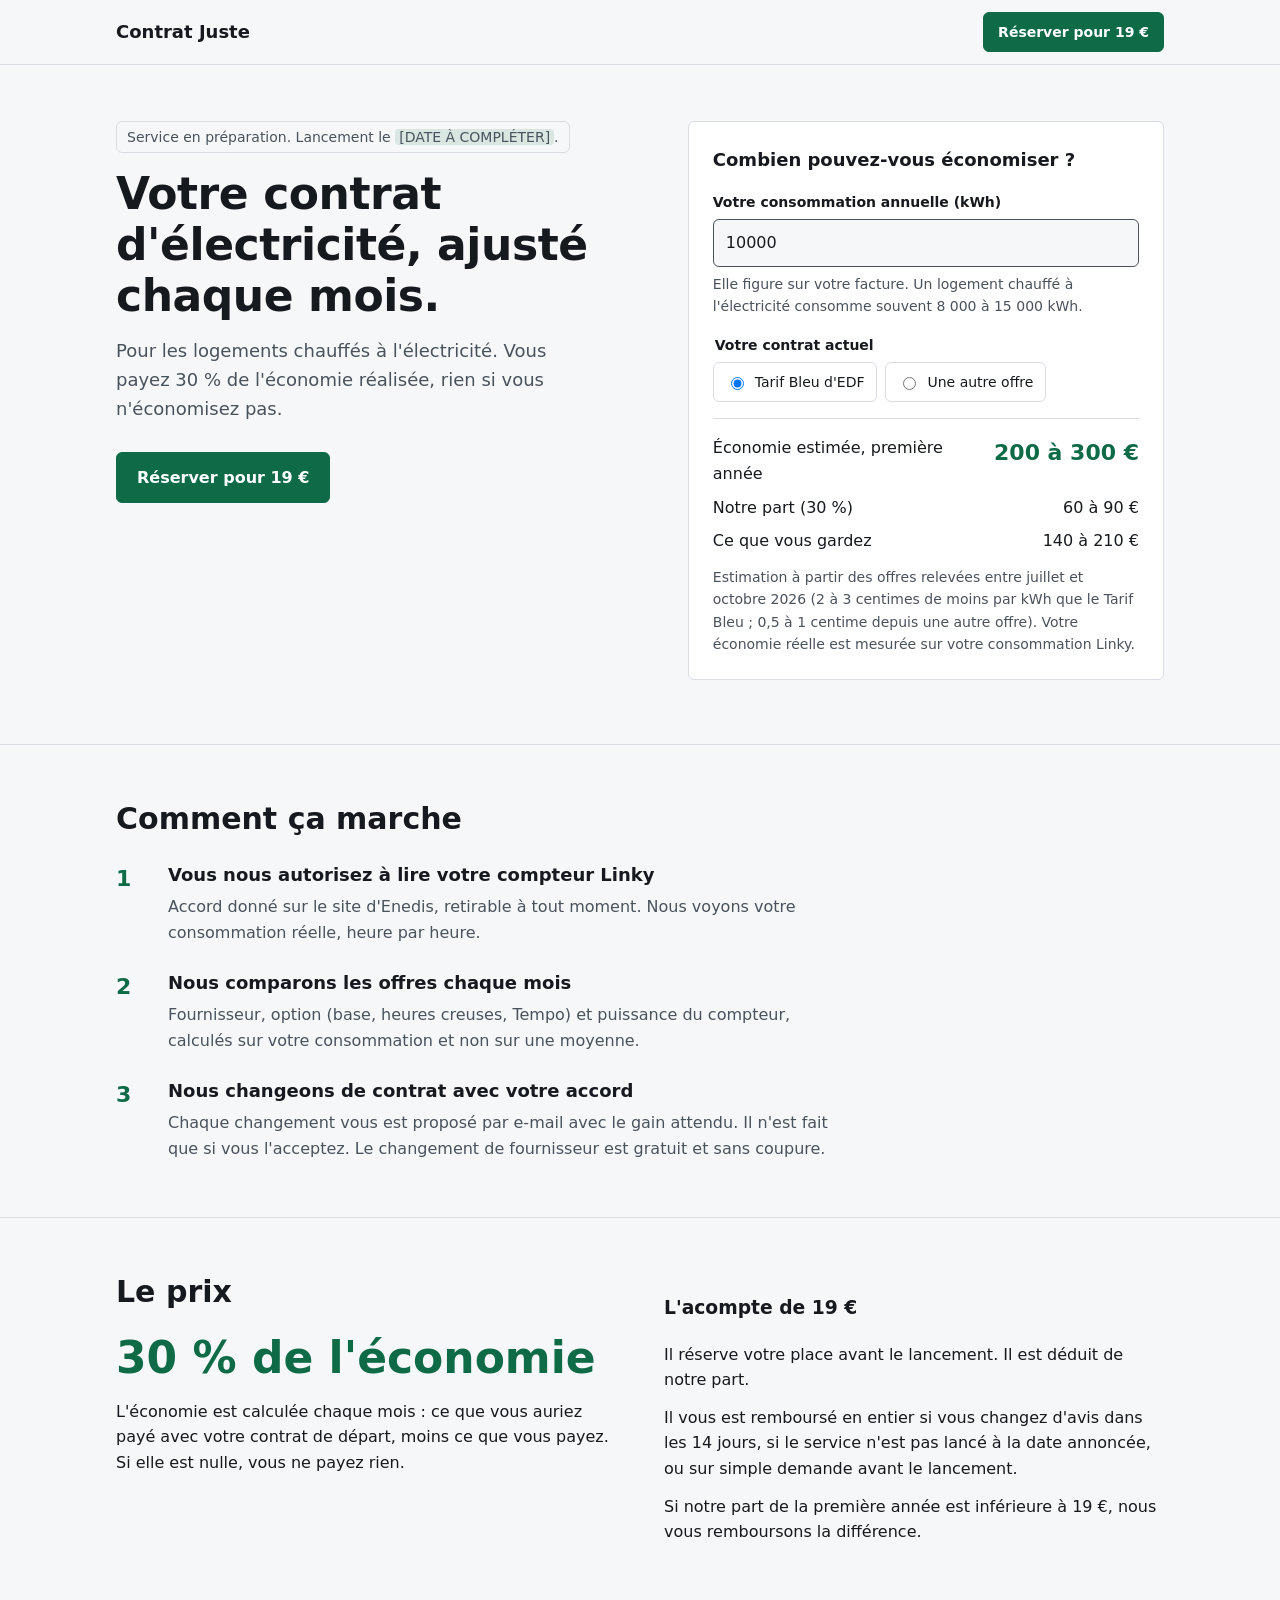
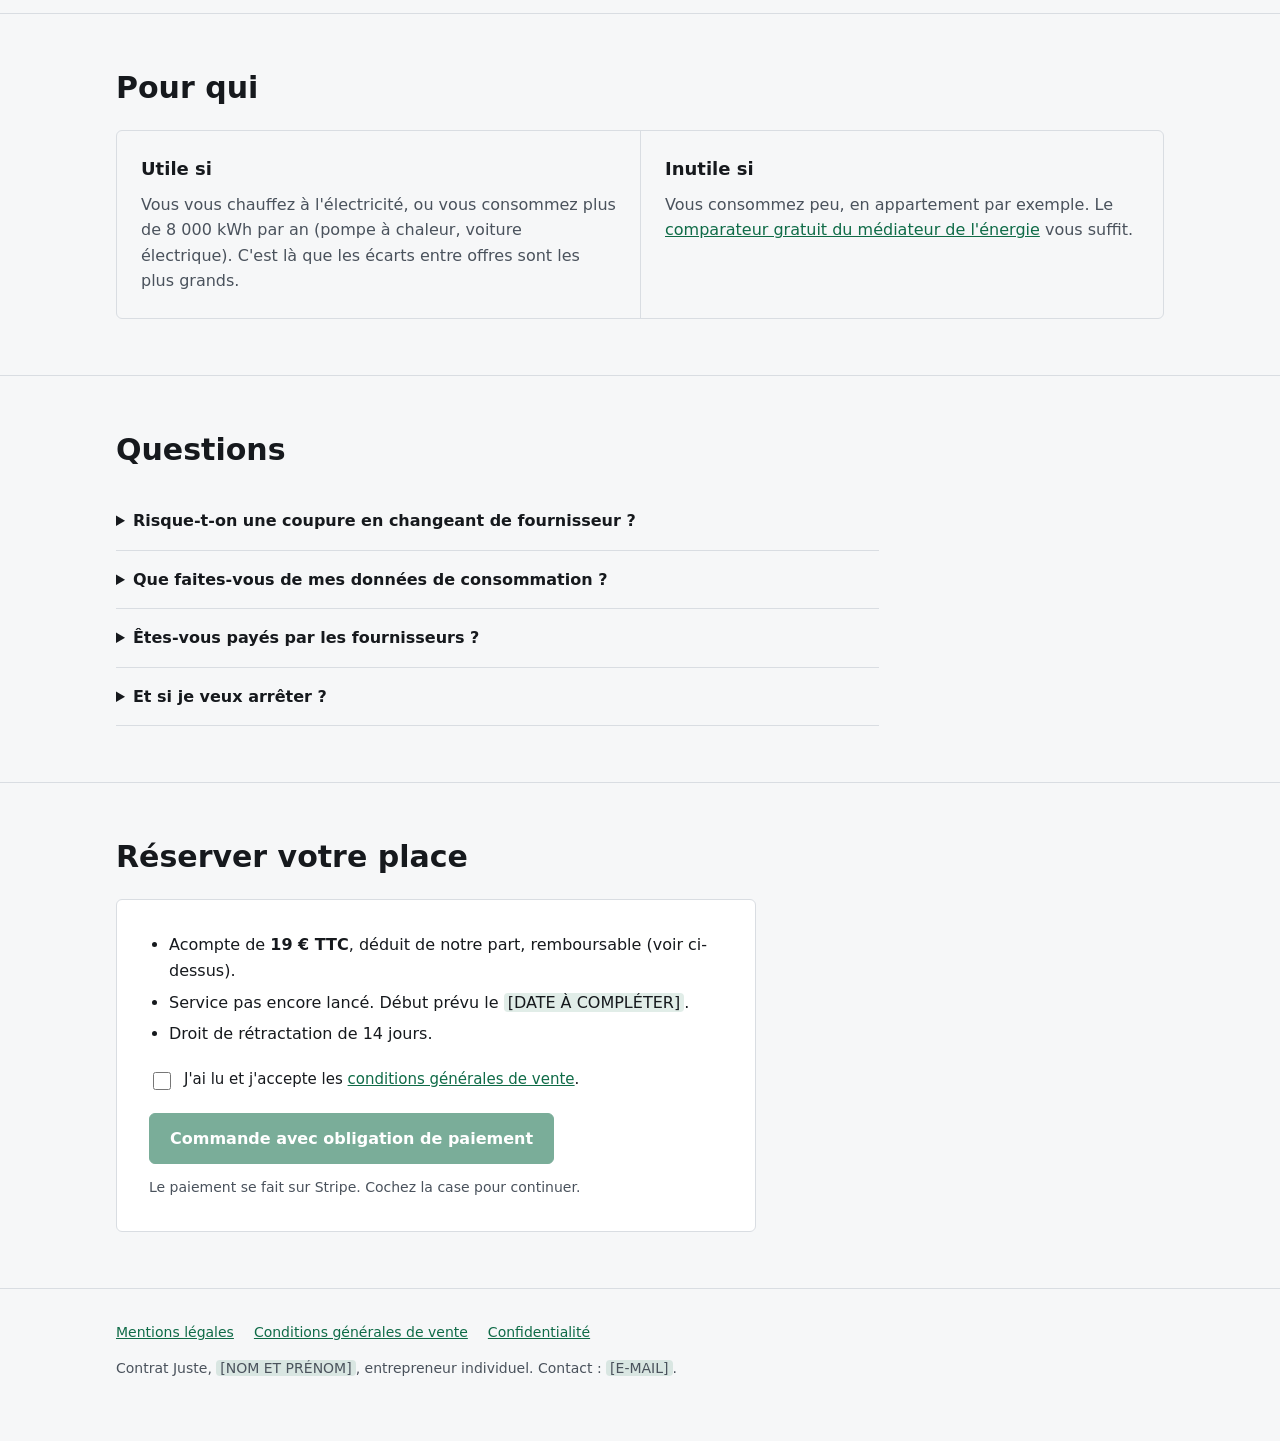
<file: ideas/gestion-contrat-electricite/page-test/index.html>
<!doctype html>
<html lang="fr">
<head>
  <meta charset="utf-8">
  <meta name="viewport" content="width=device-width, initial-scale=1">
  <title>Contrat Juste : votre contrat d'électricité ajusté chaque mois</title>
  <meta name="description" content="Pour les logements chauffés à l'électricité. Nous comparons les offres chaque mois et changeons votre contrat avec votre accord. Vous payez 30 % de l'économie, rien sinon.">
  <link rel="canonical" href="https://contratjuste.fr/">
  <meta property="og:type" content="website">
  <meta property="og:locale" content="fr_FR">
  <meta property="og:url" content="https://contratjuste.fr/">
  <meta property="og:title" content="Contrat Juste : votre contrat d'électricité ajusté chaque mois">
  <meta property="og:description" content="Vous payez 30 % de l'économie mesurée sur votre consommation réelle. Rien si vous n'économisez pas.">
  <meta property="og:image" content="https://contratjuste.fr/og.png">
  <meta name="twitter:card" content="summary_large_image">
  <link rel="icon" href="favicon.svg" type="image/svg+xml">
  <link rel="icon" href="favicon-32.png" sizes="32x32" type="image/png">
  <link rel="apple-touch-icon" href="apple-touch-icon.png">
  <meta name="theme-color" content="#0f6b47">
  <link rel="stylesheet" href="styles.css">
</head>
<body>
  <header class="top">
    <div class="wrap">
      <a class="brand" href="./">Contrat Juste</a>
      <a class="btn btn-sm" href="#commande">Réserver pour 19 €</a>
    </div>
  </header>

  <main>
    <section class="hero">
      <div class="wrap">
        <div>
          <p class="notice">Service en préparation. Lancement le <span class="todo">[DATE À COMPLÉTER]</span>.</p>
          <h1>Votre contrat d'électricité, ajusté chaque mois.</h1>
          <p class="lead">Pour les logements chauffés à l'électricité. Vous payez 30 % de l'économie réalisée, rien si vous n'économisez pas.</p>
          <a class="btn" href="#commande">Réserver pour 19 €</a>
        </div>

        <form class="calc" id="calc" novalidate>
          <h2>Combien pouvez-vous économiser ?</h2>
          <div class="field">
            <label for="kwh">Votre consommation annuelle (kWh)</label>
            <input id="kwh" name="kwh" type="number" inputmode="numeric" min="500" max="40000" step="100" value="10000" aria-describedby="kwh-help kwh-err">
            <p class="help" id="kwh-help">Elle figure sur votre facture. Un logement chauffé à l'électricité consomme souvent 8 000 à 15 000 kWh.</p>
            <p class="error" id="kwh-err" role="alert" hidden>Indiquez un nombre entre 500 et 40 000.</p>
          </div>
          <fieldset class="field">
            <legend>Votre contrat actuel</legend>
            <div class="choice">
              <label><input type="radio" name="contrat" value="trv" checked> Tarif Bleu d'EDF</label>
              <label><input type="radio" name="contrat" value="marche"> Une autre offre</label>
            </div>
          </fieldset>
          <div class="result" aria-live="polite">
            <div class="row"><span>Économie estimée, première année</span><strong class="num" id="r-eco">200 à 300 €</strong></div>
            <div class="row"><span>Notre part (30 %)</span><span class="num" id="r-fee">60 à 90 €</span></div>
            <div class="row"><span>Ce que vous gardez</span><span class="num" id="r-keep">140 à 210 €</span></div>
          </div>
          <p class="fine">Estimation à partir des offres relevées entre juillet et octobre 2026 (2 à 3 centimes de moins par kWh que le Tarif Bleu ; 0,5 à 1 centime depuis une autre offre). Votre économie réelle est mesurée sur votre consommation Linky.</p>
        </form>
      </div>
    </section>

    <section class="block">
      <div class="wrap">
        <h2 class="title">Comment ça marche</h2>
        <ol class="steps">
          <li><div><h3>Vous nous autorisez à lire votre compteur Linky</h3><p>Accord donné sur le site d'Enedis, retirable à tout moment. Nous voyons votre consommation réelle, heure par heure.</p></div></li>
          <li><div><h3>Nous comparons les offres chaque mois</h3><p>Fournisseur, option (base, heures creuses, Tempo) et puissance du compteur, calculés sur votre consommation et non sur une moyenne.</p></div></li>
          <li><div><h3>Nous changeons de contrat avec votre accord</h3><p>Chaque changement vous est proposé par e-mail avec le gain attendu. Il n'est fait que si vous l'acceptez. Le changement de fournisseur est gratuit et sans coupure.</p></div></li>
        </ol>
      </div>
    </section>

    <section class="block">
      <div class="wrap price">
        <div>
          <h2 class="title">Le prix</h2>
          <p class="big">30 % de l'économie</p>
          <p class="prose">L'économie est calculée chaque mois : ce que vous auriez payé avec votre contrat de départ, moins ce que vous payez. Si elle est nulle, vous ne payez rien.</p>
        </div>
        <div class="prose">
          <h3>L'acompte de 19 €</h3>
          <p>Il réserve votre place avant le lancement. Il est déduit de notre part.</p>
          <p>Il vous est remboursé en entier si vous changez d'avis dans les 14 jours, si le service n'est pas lancé à la date annoncée, ou sur simple demande avant le lancement.</p>
          <p>Si notre part de la première année est inférieure à 19 €, nous vous remboursons la différence.</p>
        </div>
      </div>
    </section>

    <section class="block">
      <div class="wrap">
        <h2 class="title">Pour qui</h2>
        <div class="split">
          <div>
            <h3>Utile si</h3>
            <p>Vous vous chauffez à l'électricité, ou vous consommez plus de 8 000 kWh par an (pompe à chaleur, voiture électrique). C'est là que les écarts entre offres sont les plus grands.</p>
          </div>
          <div>
            <h3>Inutile si</h3>
            <p>Vous consommez peu, en appartement par exemple. Le <a href="https://comparateur-offres.energie-info.fr/" rel="noopener">comparateur gratuit du médiateur de l'énergie</a> vous suffit.</p>
          </div>
        </div>
      </div>
    </section>

    <section class="block">
      <div class="wrap">
        <h2 class="title">Questions</h2>
        <details>
          <summary>Risque-t-on une coupure en changeant de fournisseur ?</summary>
          <p>Non. Le changement de fournisseur se fait sans coupure, sans frais et sans intervention chez vous. C'est le nouveau fournisseur qui résilie l'ancien contrat.</p>
        </details>
        <details>
          <summary>Que faites-vous de mes données de consommation ?</summary>
          <p>Elles servent uniquement à comparer les offres pour vous. Elles ne sont ni vendues, ni transmises à un fournisseur sans votre accord. Le détail est dans la <a href="confidentialite.html">politique de confidentialité</a>.</p>
        </details>
        <details>
          <summary>Êtes-vous payés par les fournisseurs ?</summary>
          <p>Non. Nous ne touchons aucune commission. Vous seul nous payez, en fonction de ce que vous économisez.</p>
        </details>
        <details>
          <summary>Et si je veux arrêter ?</summary>
          <p>Vous arrêtez quand vous voulez, par e-mail. Vous gardez le contrat en cours et ne payez que la part de l'économie déjà réalisée.</p>
        </details>
      </div>
    </section>

    <section class="block" id="commande">
      <div class="wrap">
        <h2 class="title">Réserver votre place</h2>
        <div class="order">
          <ul>
            <li>Acompte de <strong>19 € TTC</strong>, déduit de notre part, remboursable (voir ci-dessus).</li>
            <li>Service pas encore lancé. Début prévu le <span class="todo">[DATE À COMPLÉTER]</span>.</li>
            <li>Droit de rétractation de 14 jours.</li>
          </ul>
          <label class="consent"><input type="checkbox" id="cgv"> <span>J'ai lu et j'accepte les <a href="cgv.html">conditions générales de vente</a>.</span></label>
          <a class="btn" id="pay" href="#commande" aria-disabled="true">Commande avec obligation de paiement</a>
          <p class="fine" id="pay-msg">Le paiement se fait sur Stripe. Cochez la case pour continuer.</p>
        </div>
      </div>
    </section>
  </main>

  <footer>
    <div class="wrap">
      <nav aria-label="Informations légales">
        <a href="mentions-legales.html">Mentions légales</a>
        <a href="cgv.html">Conditions générales de vente</a>
        <a href="confidentialite.html">Confidentialité</a>
      </nav>
      <p>Contrat Juste, <span class="todo">[NOM ET PRÉNOM]</span>, entrepreneur individuel. Contact : <span class="todo">[E-MAIL]</span>.</p>
    </div>
  </footer>

  <script>
    // Lien Stripe Payment Link à coller ici une fois le compte ouvert.
    const STRIPE_URL = "";

    const kwh = document.getElementById("kwh");
    const err = document.getElementById("kwh-err");
    const fmt = (n) => Math.round(n).toLocaleString("fr-FR") + " €";
    const range = (a, b) => fmt(a).replace(" €", "") + " à " + fmt(b);

    function update() {
      const v = Number(kwh.value);
      const ok = Number.isFinite(v) && v >= 500 && v <= 40000;
      err.hidden = ok;
      kwh.setAttribute("aria-invalid", String(!ok));
      if (!ok) return;
      const trv = document.querySelector('input[name="contrat"]:checked').value === "trv";
      const lo = v * (trv ? 0.02 : 0.005), hi = v * (trv ? 0.03 : 0.01);
      document.getElementById("r-eco").textContent = range(lo, hi);
      document.getElementById("r-fee").textContent = range(lo * 0.3, hi * 0.3);
      document.getElementById("r-keep").textContent = range(lo * 0.7, hi * 0.7);
    }
    document.getElementById("calc").addEventListener("input", update);
    document.getElementById("calc").addEventListener("submit", (e) => e.preventDefault());
    update();

    const cgv = document.getElementById("cgv");
    const pay = document.getElementById("pay");
    const msg = document.getElementById("pay-msg");
    function syncPay() {
      const ready = cgv.checked && STRIPE_URL;
      pay.setAttribute("aria-disabled", String(!ready));
      pay.href = ready ? STRIPE_URL : "#commande";
      msg.textContent = !cgv.checked
        ? "Le paiement se fait sur Stripe. Cochez la case pour continuer."
        : STRIPE_URL ? "Vous allez être redirigé vers Stripe." : "Le paiement n'est pas encore ouvert.";
    }
    cgv.addEventListener("change", syncPay);
    pay.addEventListener("click", (e) => { if (pay.getAttribute("aria-disabled") === "true") e.preventDefault(); });
    syncPay();
  </script>
</body>
</html>
</file>
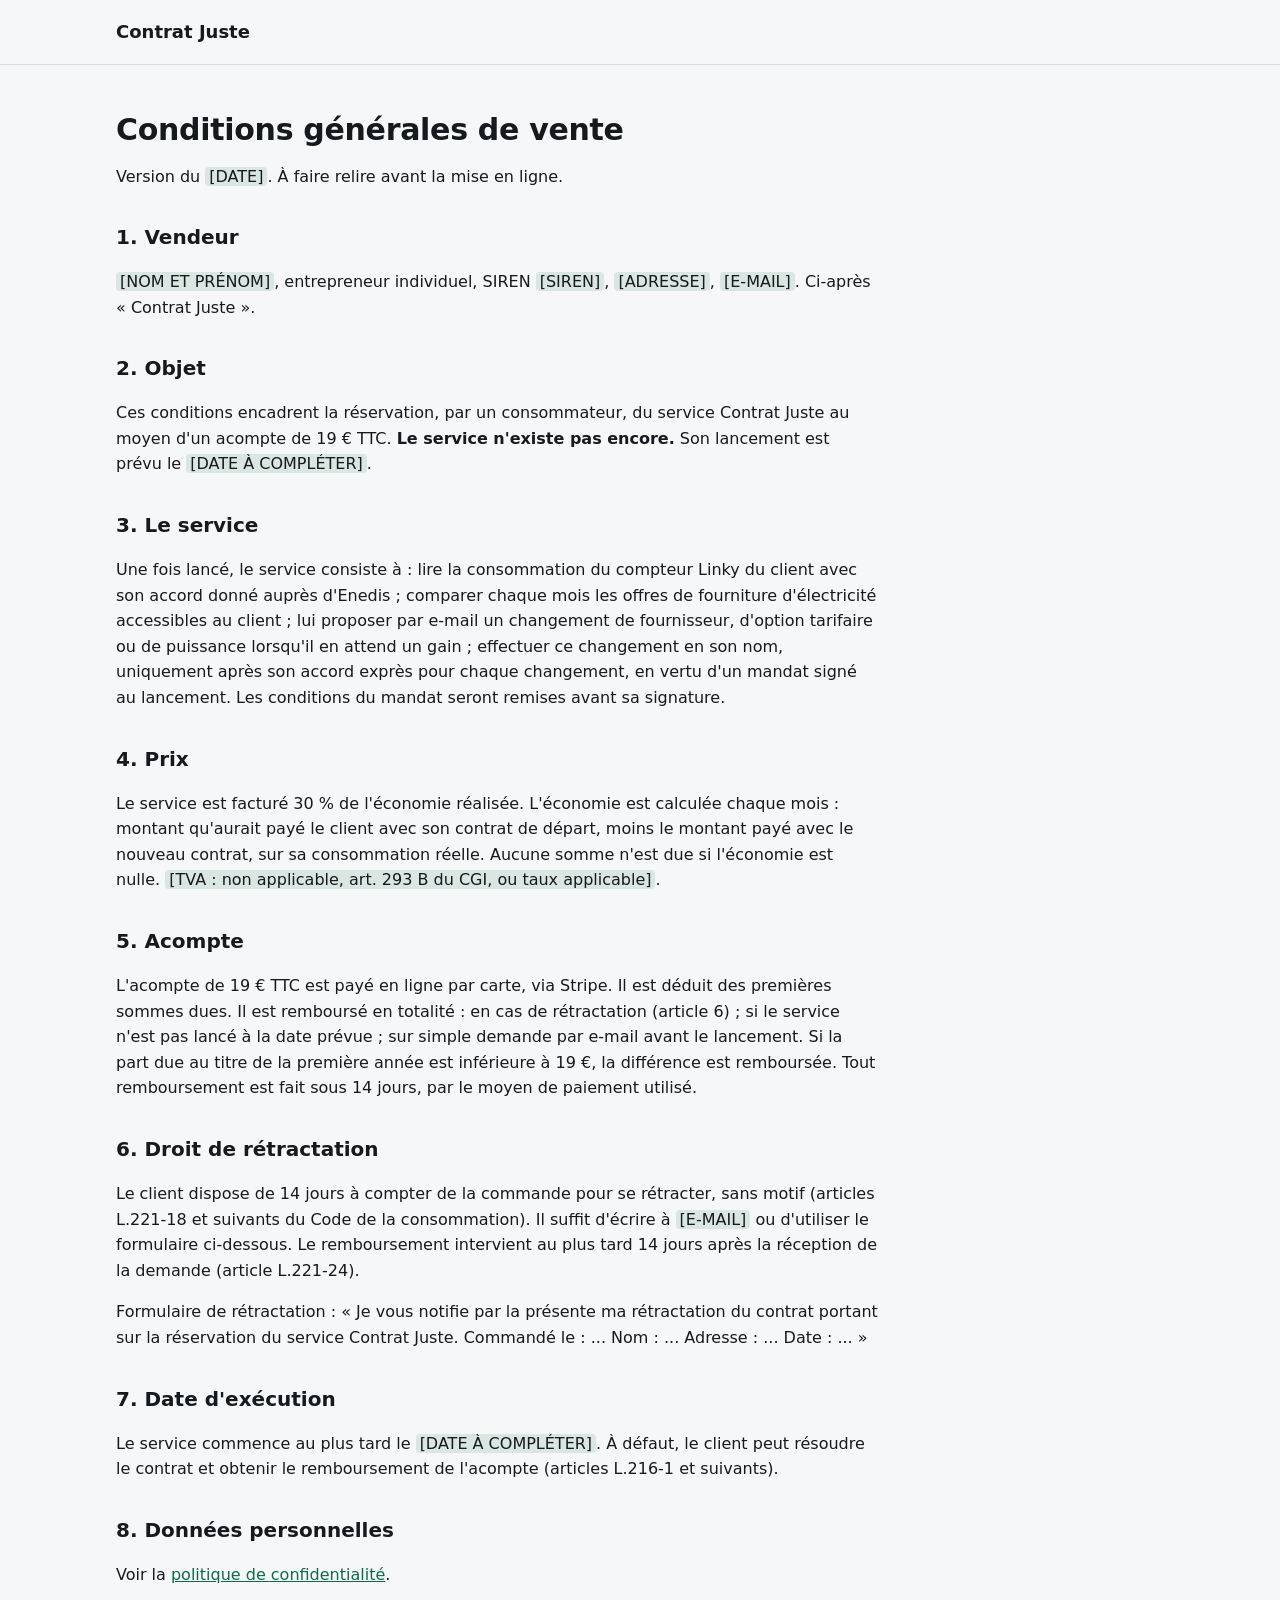
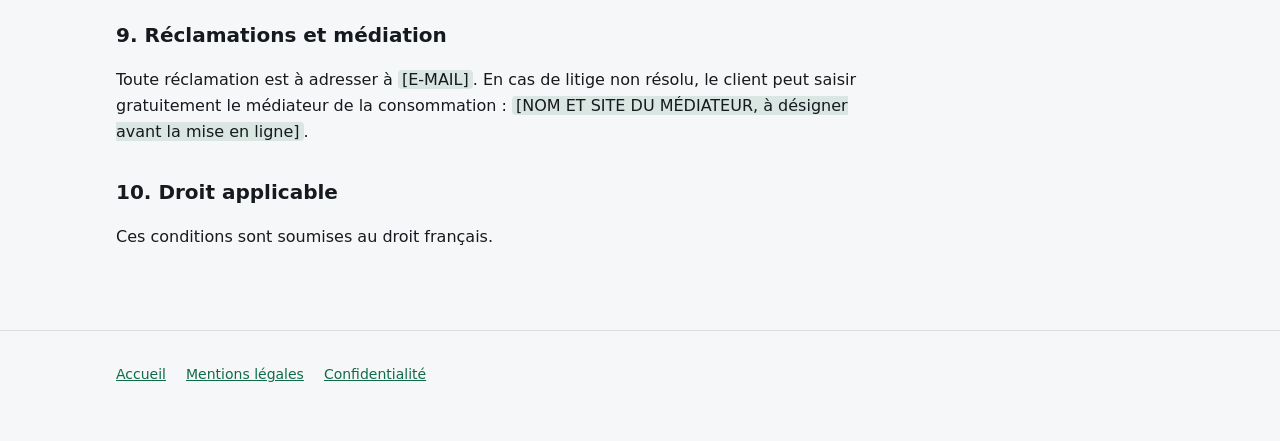
<file: ideas/gestion-contrat-electricite/page-test/cgv.html>
<!doctype html>
<html lang="fr">
<head>
  <meta charset="utf-8">
  <meta name="viewport" content="width=device-width, initial-scale=1">
  <title>Conditions générales de vente : Contrat Juste</title>
  <meta name="description" content="Conditions générales de vente de l'acompte de réservation Contrat Juste.">
  <link rel="icon" href="favicon.svg" type="image/svg+xml">
  <link rel="stylesheet" href="styles.css">
</head>
<body>
  <header class="top"><div class="wrap"><a class="brand" href="./">Contrat Juste</a></div></header>
  <main class="legal"><div class="wrap">
    <h1>Conditions générales de vente</h1>
    <p>Version du <span class="todo">[DATE]</span>. À faire relire avant la mise en ligne.</p>

    <h2>1. Vendeur</h2>
    <p><span class="todo">[NOM ET PRÉNOM]</span>, entrepreneur individuel, SIREN <span class="todo">[SIREN]</span>,
    <span class="todo">[ADRESSE]</span>, <span class="todo">[E-MAIL]</span>. Ci-après « Contrat Juste ».</p>

    <h2>2. Objet</h2>
    <p>Ces conditions encadrent la réservation, par un consommateur, du service Contrat Juste au moyen d'un acompte
    de 19 € TTC. <strong>Le service n'existe pas encore.</strong> Son lancement est prévu le
    <span class="todo">[DATE À COMPLÉTER]</span>.</p>

    <h2>3. Le service</h2>
    <p>Une fois lancé, le service consiste à : lire la consommation du compteur Linky du client avec son accord
    donné auprès d'Enedis ; comparer chaque mois les offres de fourniture d'électricité accessibles au client ;
    lui proposer par e-mail un changement de fournisseur, d'option tarifaire ou de puissance lorsqu'il en attend
    un gain ; effectuer ce changement en son nom, uniquement après son accord exprès pour chaque changement, en
    vertu d'un mandat signé au lancement. Les conditions du mandat seront remises avant sa signature.</p>

    <h2>4. Prix</h2>
    <p>Le service est facturé 30 % de l'économie réalisée. L'économie est calculée chaque mois : montant qu'aurait
    payé le client avec son contrat de départ, moins le montant payé avec le nouveau contrat, sur sa consommation
    réelle. Aucune somme n'est due si l'économie est nulle. <span class="todo">[TVA : non applicable, art. 293 B du CGI, ou taux applicable]</span>.</p>

    <h2>5. Acompte</h2>
    <p>L'acompte de 19 € TTC est payé en ligne par carte, via Stripe. Il est déduit des premières sommes dues.
    Il est remboursé en totalité : en cas de rétractation (article 6) ; si le service n'est pas lancé à la date
    prévue ; sur simple demande par e-mail avant le lancement. Si la part due au titre de la première année est
    inférieure à 19 €, la différence est remboursée. Tout remboursement est fait sous 14 jours, par le moyen de
    paiement utilisé.</p>

    <h2>6. Droit de rétractation</h2>
    <p>Le client dispose de 14 jours à compter de la commande pour se rétracter, sans motif (articles L.221-18 et
    suivants du Code de la consommation). Il suffit d'écrire à <span class="todo">[E-MAIL]</span> ou d'utiliser le
    formulaire ci-dessous. Le remboursement intervient au plus tard 14 jours après la réception de la demande
    (article L.221-24).</p>
    <p>Formulaire de rétractation : « Je vous notifie par la présente ma rétractation du contrat portant sur la
    réservation du service Contrat Juste. Commandé le : ... Nom : ... Adresse : ... Date : ... »</p>

    <h2>7. Date d'exécution</h2>
    <p>Le service commence au plus tard le <span class="todo">[DATE À COMPLÉTER]</span>. À défaut, le client peut
    résoudre le contrat et obtenir le remboursement de l'acompte (articles L.216-1 et suivants).</p>

    <h2>8. Données personnelles</h2>
    <p>Voir la <a href="confidentialite.html">politique de confidentialité</a>.</p>

    <h2>9. Réclamations et médiation</h2>
    <p>Toute réclamation est à adresser à <span class="todo">[E-MAIL]</span>. En cas de litige non résolu, le client
    peut saisir gratuitement le médiateur de la consommation : <span class="todo">[NOM ET SITE DU MÉDIATEUR, à désigner avant la mise en ligne]</span>.</p>

    <h2>10. Droit applicable</h2>
    <p>Ces conditions sont soumises au droit français.</p>
  </div></main>
  <footer><div class="wrap"><nav aria-label="Informations légales">
    <a href="./">Accueil</a><a href="mentions-legales.html">Mentions légales</a><a href="confidentialite.html">Confidentialité</a>
  </nav></div></footer>
</body>
</html>
</file>
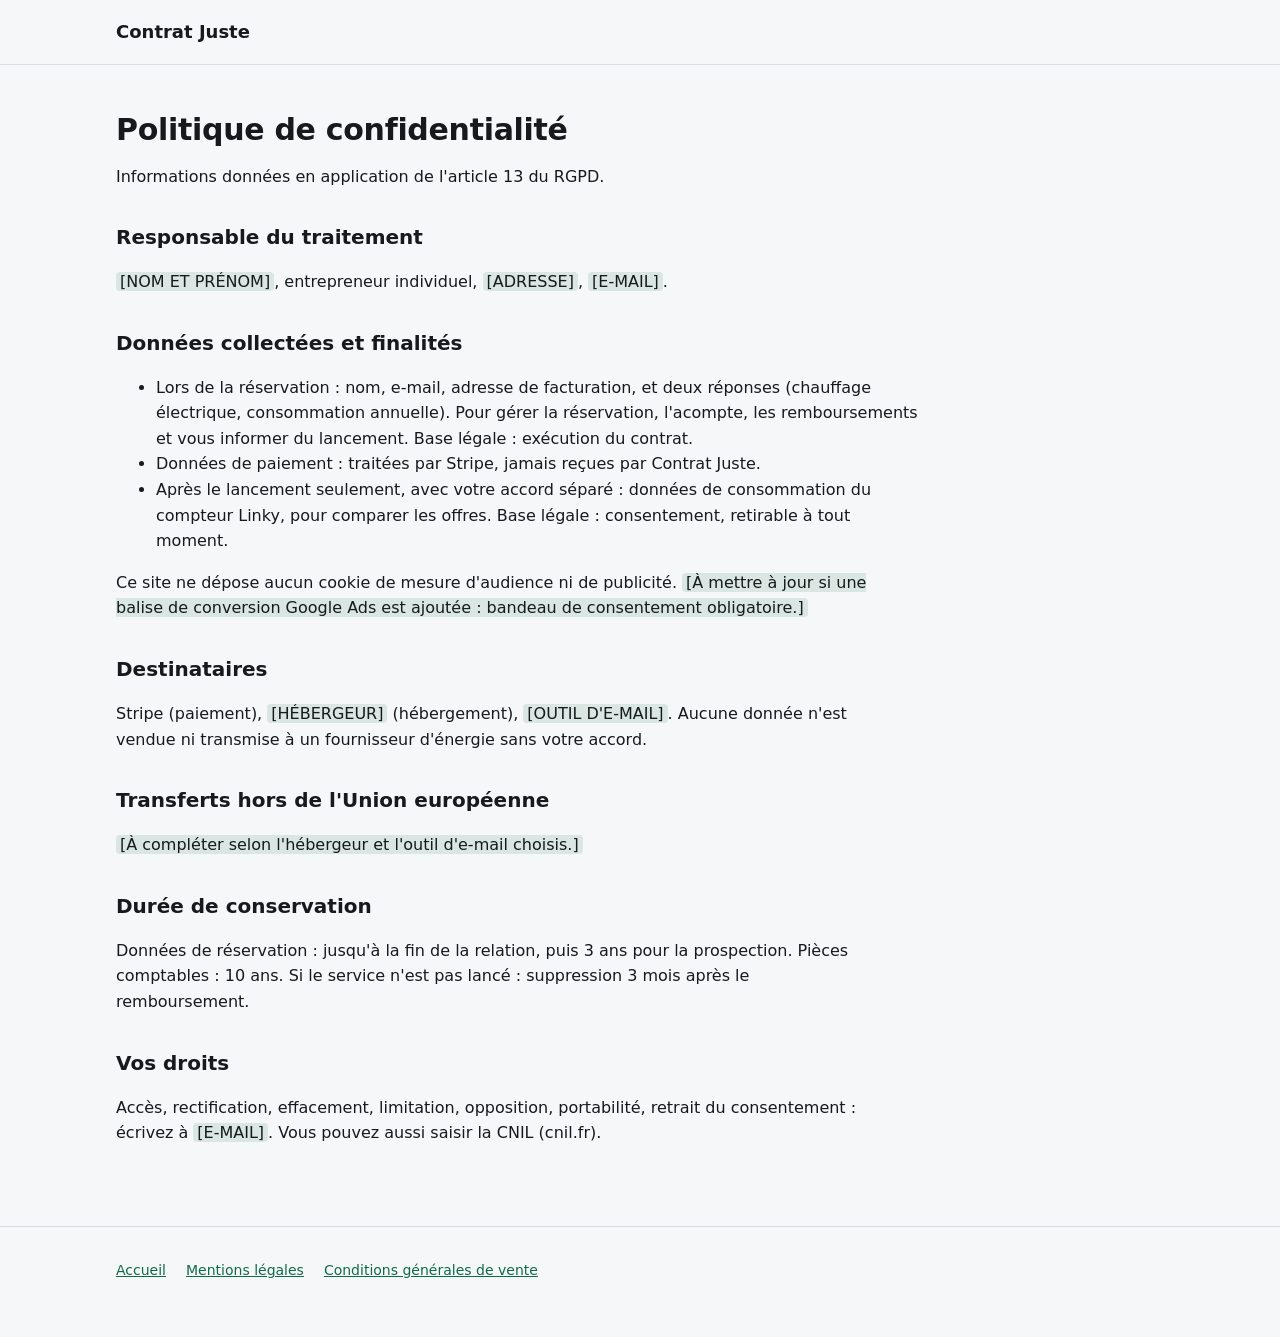
<file: ideas/gestion-contrat-electricite/page-test/confidentialite.html>
<!doctype html>
<html lang="fr">
<head>
  <meta charset="utf-8">
  <meta name="viewport" content="width=device-width, initial-scale=1">
  <title>Confidentialité : Contrat Juste</title>
  <meta name="description" content="Politique de confidentialité de Contrat Juste.">
  <link rel="icon" href="favicon.svg" type="image/svg+xml">
  <link rel="stylesheet" href="styles.css">
</head>
<body>
  <header class="top"><div class="wrap"><a class="brand" href="./">Contrat Juste</a></div></header>
  <main class="legal"><div class="wrap">
    <h1>Politique de confidentialité</h1>
    <p>Informations données en application de l'article 13 du RGPD.</p>

    <h2>Responsable du traitement</h2>
    <p><span class="todo">[NOM ET PRÉNOM]</span>, entrepreneur individuel, <span class="todo">[ADRESSE]</span>,
    <span class="todo">[E-MAIL]</span>.</p>

    <h2>Données collectées et finalités</h2>
    <ul>
      <li>Lors de la réservation : nom, e-mail, adresse de facturation, et deux réponses (chauffage électrique,
      consommation annuelle). Pour gérer la réservation, l'acompte, les remboursements et vous informer du
      lancement. Base légale : exécution du contrat.</li>
      <li>Données de paiement : traitées par Stripe, jamais reçues par Contrat Juste.</li>
      <li>Après le lancement seulement, avec votre accord séparé : données de consommation du compteur Linky,
      pour comparer les offres. Base légale : consentement, retirable à tout moment.</li>
    </ul>
    <p>Ce site ne dépose aucun cookie de mesure d'audience ni de publicité. <span class="todo">[À mettre à jour si une balise de conversion Google Ads est ajoutée : bandeau de consentement obligatoire.]</span></p>

    <h2>Destinataires</h2>
    <p>Stripe (paiement), <span class="todo">[HÉBERGEUR]</span> (hébergement), <span class="todo">[OUTIL D'E-MAIL]</span>.
    Aucune donnée n'est vendue ni transmise à un fournisseur d'énergie sans votre accord.</p>

    <h2>Transferts hors de l'Union européenne</h2>
    <p><span class="todo">[À compléter selon l'hébergeur et l'outil d'e-mail choisis.]</span></p>

    <h2>Durée de conservation</h2>
    <p>Données de réservation : jusqu'à la fin de la relation, puis 3 ans pour la prospection. Pièces comptables :
    10 ans. Si le service n'est pas lancé : suppression 3 mois après le remboursement.</p>

    <h2>Vos droits</h2>
    <p>Accès, rectification, effacement, limitation, opposition, portabilité, retrait du consentement : écrivez à
    <span class="todo">[E-MAIL]</span>. Vous pouvez aussi saisir la CNIL (cnil.fr).</p>
  </div></main>
  <footer><div class="wrap"><nav aria-label="Informations légales">
    <a href="./">Accueil</a><a href="mentions-legales.html">Mentions légales</a><a href="cgv.html">Conditions générales de vente</a>
  </nav></div></footer>
</body>
</html>
</file>
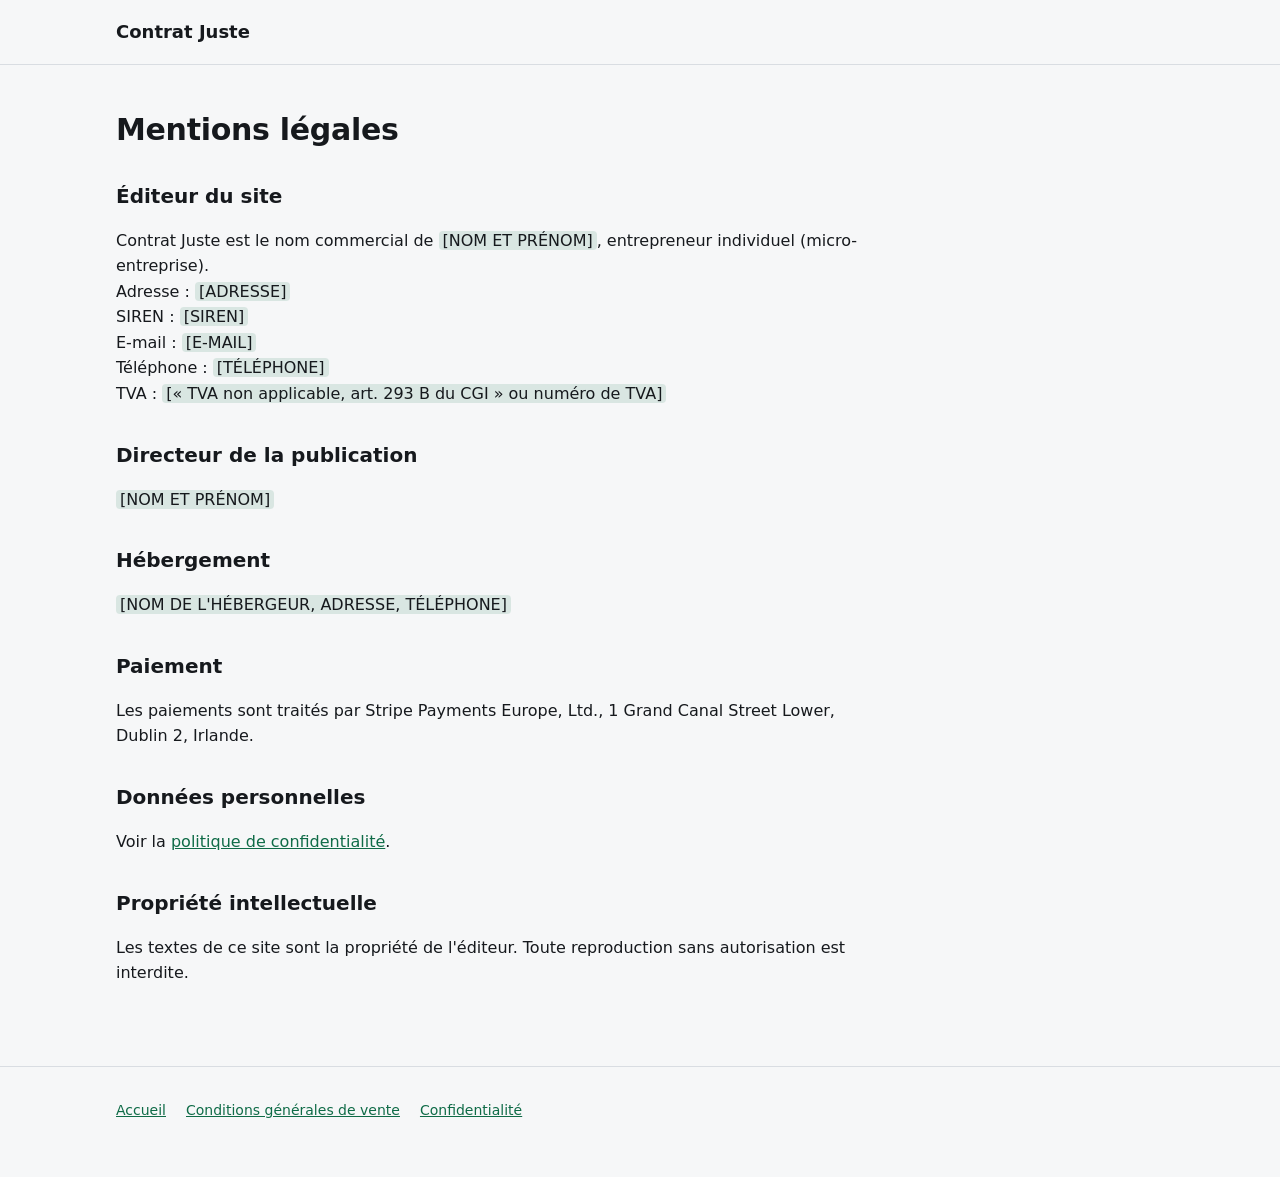
<file: ideas/gestion-contrat-electricite/page-test/mentions-legales.html>
<!doctype html>
<html lang="fr">
<head>
  <meta charset="utf-8">
  <meta name="viewport" content="width=device-width, initial-scale=1">
  <title>Mentions légales : Contrat Juste</title>
  <meta name="description" content="Mentions légales du site contratjuste.fr.">
  <link rel="icon" href="favicon.svg" type="image/svg+xml">
  <link rel="stylesheet" href="styles.css">
</head>
<body>
  <header class="top"><div class="wrap"><a class="brand" href="./">Contrat Juste</a></div></header>
  <main class="legal"><div class="wrap">
    <h1>Mentions légales</h1>

    <h2>Éditeur du site</h2>
    <p>Contrat Juste est le nom commercial de <span class="todo">[NOM ET PRÉNOM]</span>, entrepreneur individuel
    (micro-entreprise).<br>
    Adresse : <span class="todo">[ADRESSE]</span><br>
    SIREN : <span class="todo">[SIREN]</span><br>
    E-mail : <span class="todo">[E-MAIL]</span><br>
    Téléphone : <span class="todo">[TÉLÉPHONE]</span><br>
    TVA : <span class="todo">[« TVA non applicable, art. 293 B du CGI » ou numéro de TVA]</span></p>

    <h2>Directeur de la publication</h2>
    <p><span class="todo">[NOM ET PRÉNOM]</span></p>

    <h2>Hébergement</h2>
    <p><span class="todo">[NOM DE L'HÉBERGEUR, ADRESSE, TÉLÉPHONE]</span></p>

    <h2>Paiement</h2>
    <p>Les paiements sont traités par Stripe Payments Europe, Ltd., 1 Grand Canal Street Lower, Dublin 2, Irlande.</p>

    <h2>Données personnelles</h2>
    <p>Voir la <a href="confidentialite.html">politique de confidentialité</a>.</p>

    <h2>Propriété intellectuelle</h2>
    <p>Les textes de ce site sont la propriété de l'éditeur. Toute reproduction sans autorisation est interdite.</p>
  </div></main>
  <footer><div class="wrap"><nav aria-label="Informations légales">
    <a href="./">Accueil</a><a href="cgv.html">Conditions générales de vente</a><a href="confidentialite.html">Confidentialité</a>
  </nav></div></footer>
</body>
</html>
</file>
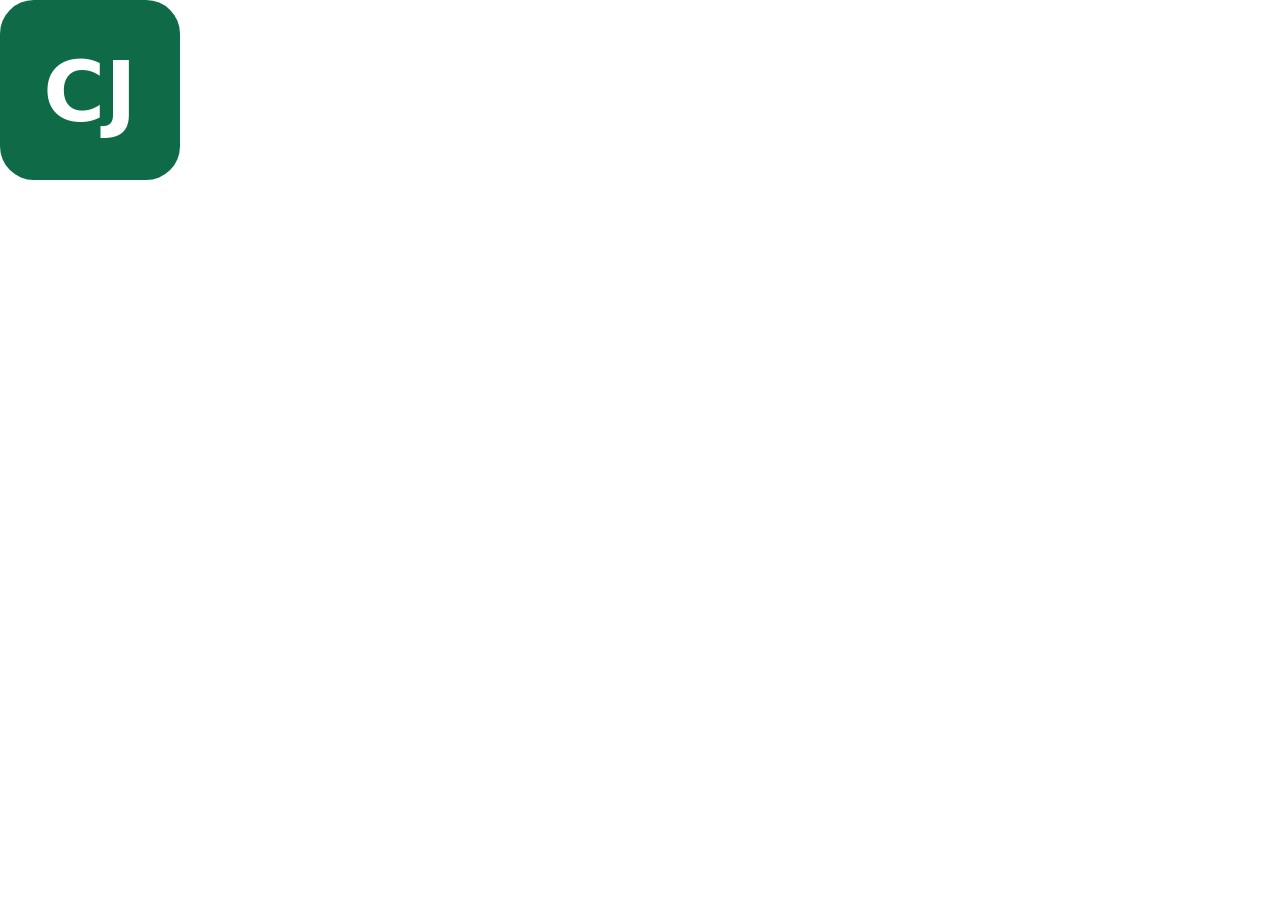
<file: ideas/gestion-contrat-electricite/page-test/outils/icone.html>
<!doctype html>
<html lang="fr"><head><meta charset="utf-8"><title>icone</title>
<style>html,body{margin:0;background:transparent}img{display:block;width:180px;height:180px}</style></head>
<body><img src="../favicon.svg" alt=""></body></html>
</file>
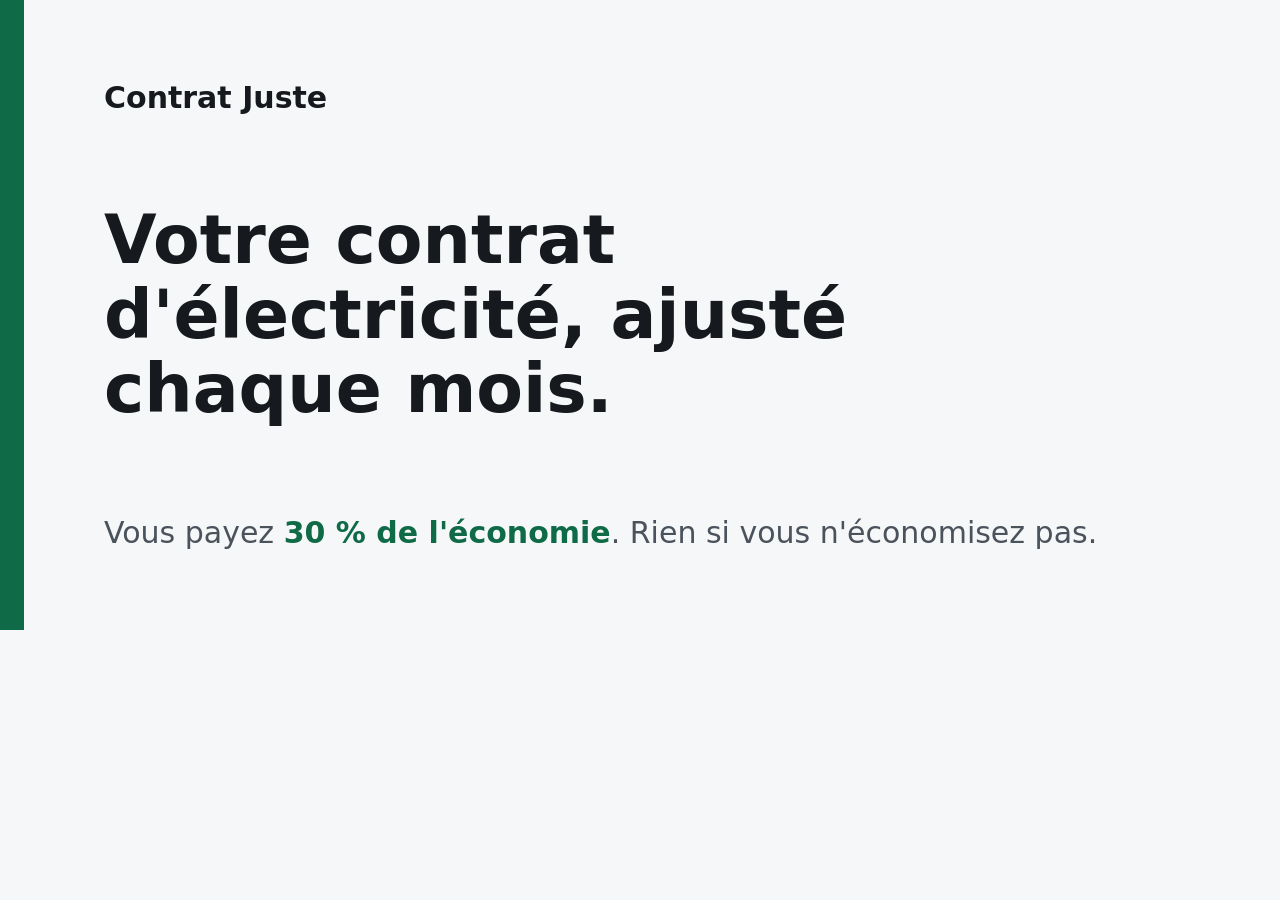
<file: ideas/gestion-contrat-electricite/page-test/outils/og.html>
<!doctype html>
<html lang="fr"><head><meta charset="utf-8"><title>og</title>
<style>
  html,body{margin:0;width:1200px;height:630px;background:#f6f7f8;color:#16191d;font-family:system-ui,"Segoe UI",Roboto,sans-serif}
  .c{box-sizing:border-box;width:1200px;height:630px;padding:80px;display:flex;flex-direction:column;justify-content:space-between;border-left:24px solid #0f6b47}
  .b{font-size:30px;font-weight:700}
  h1{font-size:68px;line-height:1.1;margin:0;font-weight:700;max-width:16ch}
  p{font-size:30px;margin:0;color:#4a525c}
  strong{color:#0f6b47}
</style></head>
<body><div class="c">
  <div class="b">Contrat Juste</div>
  <h1>Votre contrat d'électricité, ajusté chaque mois.</h1>
  <p>Vous payez <strong>30 % de l'économie</strong>. Rien si vous n'économisez pas.</p>
</div></body></html>
</file>
<file: ideas/gestion-contrat-electricite/page-test/styles.css>
:root {
  --bg: #f6f7f8;
  --surface: #ffffff;
  --text: #16191d;
  --muted: #4a525c;
  --border: #d9dde2;
  --accent: #0f6b47;
  --on-accent: #ffffff;
  --radius: 6px;
  --max: 1080px;
  color-scheme: light dark;
}
@media (prefers-color-scheme: dark) {
  :root {
    --bg: #121417;
    --surface: #1b1e23;
    --text: #e9ecef;
    --muted: #a9b1bb;
    --border: #2e333a;
    --accent: #4cc38a;
    --on-accent: #0b1a12;
  }
}

* { box-sizing: border-box; }
html { -webkit-text-size-adjust: 100%; }
body {
  margin: 0;
  background: var(--bg);
  color: var(--text);
  font: 400 16px/1.6 system-ui, -apple-system, "Segoe UI", Roboto, sans-serif;
}
a { color: var(--accent); }
a:focus-visible, button:focus-visible, input:focus-visible, summary:focus-visible {
  outline: 2px solid var(--accent);
  outline-offset: 2px;
}
.wrap { max-width: var(--max); margin: 0 auto; padding: 0 16px; }
.num { font-variant-numeric: tabular-nums; }

/* En-tête */
.top { border-bottom: 1px solid var(--border); }
.top .wrap { display: flex; align-items: center; justify-content: space-between; height: 64px; }
.brand { font-weight: 650; font-size: 18px; color: var(--text); text-decoration: none; }

/* Boutons */
.btn {
  display: inline-block;
  padding: 12px 20px;
  border-radius: var(--radius);
  border: 1px solid var(--accent);
  background: var(--accent);
  color: var(--on-accent);
  font: inherit;
  font-weight: 650;
  text-decoration: none;
  white-space: nowrap;
  cursor: pointer;
  transition: transform .15s ease, opacity .15s ease;
}
.btn:hover { opacity: .9; }
.btn:active { transform: translateY(1px); }
.btn-ghost { background: transparent; color: var(--accent); }
.btn-sm { padding: 8px 14px; font-size: 14px; }
.btn[aria-disabled="true"] { opacity: .55; cursor: not-allowed; }

/* Héros */
.hero { padding: 56px 0 64px; }
.hero .wrap { display: grid; grid-template-columns: 1.1fr 1fr; gap: 48px; align-items: start; }
.notice {
  display: inline-block;
  margin: 0 0 16px;
  font-size: 14px;
  color: var(--muted);
  border: 1px solid var(--border);
  border-radius: var(--radius);
  padding: 4px 10px;
}
h1 { font-size: 44px; line-height: 1.15; margin: 0 0 16px; letter-spacing: -0.01em; font-weight: 650; }
.lead { font-size: 18px; color: var(--muted); margin: 0 0 28px; max-width: 40ch; }

/* Calculateur */
.calc {
  background: var(--surface);
  border: 1px solid var(--border);
  border-radius: var(--radius);
  padding: 24px;
}
.calc h2 { font-size: 18px; margin: 0 0 16px; }
.field { display: grid; gap: 6px; margin-bottom: 16px; }
.field label, .field legend { font-size: 14px; font-weight: 650; }
.field input[type="number"] {
  font: inherit;
  padding: 10px 12px;
  border: 1px solid var(--muted);
  border-radius: var(--radius);
  background: var(--bg);
  color: var(--text);
  width: 100%;
}
.field .help { font-size: 14px; color: var(--muted); margin: 0; }
fieldset { border: 0; padding: 0; margin: 0 0 16px; }
.choice { display: flex; gap: 8px; flex-wrap: wrap; margin-top: 6px; }
.choice label {
  display: flex; align-items: center; gap: 8px;
  border: 1px solid var(--border); border-radius: var(--radius);
  padding: 8px 12px; font-weight: 400; cursor: pointer;
}
.result { border-top: 1px solid var(--border); padding-top: 16px; display: grid; gap: 8px; }
.row { display: flex; justify-content: space-between; gap: 16px; }
.row strong { font-size: 22px; color: var(--accent); white-space: nowrap; }
.fine { font-size: 14px; color: var(--muted); margin: 12px 0 0; }
.error { color: #b42318; font-size: 14px; margin: 0; }
@media (prefers-color-scheme: dark) { .error { color: #ff8a80; } }

/* Sections */
section.block { padding: 56px 0; border-top: 1px solid var(--border); }
h2.title { font-size: 30px; line-height: 1.2; margin: 0 0 24px; font-weight: 650; }
.prose { max-width: 65ch; }
.prose p { margin: 0 0 12px; }

.steps { list-style: none; margin: 0; padding: 0; display: grid; gap: 24px; max-width: 70ch; counter-reset: s; }
.steps li { display: grid; grid-template-columns: 40px 1fr; gap: 12px; counter-increment: s; }
.steps li::before {
  content: counter(s);
  font-weight: 650; font-size: 22px; color: var(--accent);
}
.steps h3 { margin: 0 0 4px; font-size: 18px; }
.steps p { margin: 0; color: var(--muted); }

.price { display: grid; grid-template-columns: 1fr 1fr; gap: 48px; }
.big { font-size: 44px; font-weight: 650; line-height: 1.1; color: var(--accent); margin: 0 0 8px; }

.split { display: grid; grid-template-columns: 1fr 1fr; gap: 0; border: 1px solid var(--border); border-radius: var(--radius); }
.split > div { padding: 24px; }
.split > div + div { border-left: 1px solid var(--border); }
.split h3 { margin: 0 0 8px; font-size: 18px; }
.split p { margin: 0; color: var(--muted); }

details { border-bottom: 1px solid var(--border); padding: 16px 0; max-width: 75ch; }
summary { cursor: pointer; font-weight: 650; }
details p { margin: 8px 0 0; color: var(--muted); }

/* Commande */
.order {
  background: var(--surface);
  border: 1px solid var(--border);
  border-radius: var(--radius);
  padding: 32px;
  max-width: 640px;
}
.order ul { padding-left: 20px; margin: 0 0 20px; }
.order li { margin-bottom: 6px; }
.consent { display: flex; gap: 10px; align-items: flex-start; margin: 0 0 20px; font-size: 15px; }
.consent input { margin-top: 5px; width: 18px; height: 18px; flex: none; }

/* Pied */
footer { border-top: 1px solid var(--border); padding: 32px 0 48px; font-size: 14px; color: var(--muted); }
footer nav { display: flex; gap: 20px; flex-wrap: wrap; margin-bottom: 8px; }

/* Pages légales */
.legal { padding: 48px 0 64px; }
.legal h1 { font-size: 30px; }
.legal h2 { font-size: 20px; margin: 32px 0 8px; }
.legal p, .legal li { max-width: 75ch; }
.todo { background: color-mix(in srgb, var(--accent) 12%, transparent); padding: 0 4px; border-radius: 4px; }

@media (max-width: 767px) {
  .hero { padding: 32px 0 40px; }
  .hero .wrap, .price { grid-template-columns: 1fr; gap: 32px; }
  h1 { font-size: 30px; }
  .lead { font-size: 16px; }
  h2.title { font-size: 22px; }
  .big { font-size: 30px; }
  .split { grid-template-columns: 1fr; }
  .split > div + div { border-left: 0; border-top: 1px solid var(--border); }
  .order { padding: 20px; }
  .btn { white-space: normal; text-align: center; }
}
@media (prefers-reduced-motion: reduce) {
  * { transition: none !important; }
}
</file>
